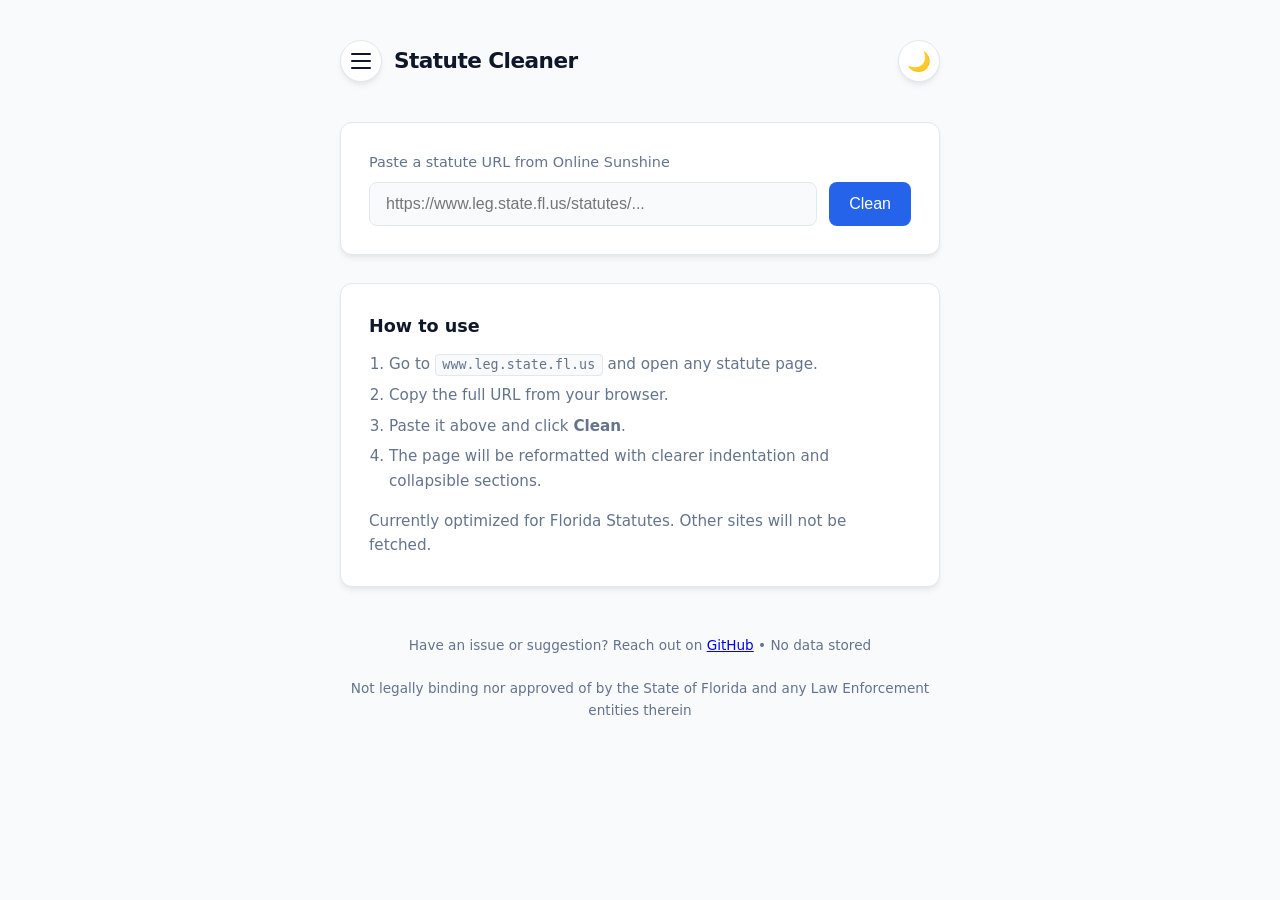
<file: public/index.html>
<!DOCTYPE html>
<html lang="en">
<head>
  <meta charset="UTF-8">
  <meta name="viewport" content="width=device-width, initial-scale=1.0">
  <title>F.S.S. Cleaner</title>
  <link rel="stylesheet" href="style.css">
  <link rel="icon" href="/icon.ico" type="image/x-icon">
</head>
<body>
  <div class="container">
    <header class="site-header">
      <div class="header-left">
        <button class="hamburger" id="hamburger" aria-label="Open menu" aria-expanded="false">
          <span></span>
          <span></span>
          <span></span>
        </button>
        <h1 class="site-title"><a href="index.html">Statute Cleaner</a></h1>
      </div>

      <nav class="nav-dropdown" id="navDropdown" hidden>
        <a href="index.html">Home</a>
        <a href="changelog.html">Changelog</a>
      </nav>

      <button class="theme-toggle" id="themeToggle" aria-label="Toggle dark mode">🌙</button>
    </header>

    <div class="card">
      <form id="urlForm">
        <label for="urlInput">Paste a statute URL from Online Sunshine</label>
        <div class="input-row">
          <input type="url" id="urlInput" placeholder="https://www.leg.state.fl.us/statutes/..." required
            autocomplete="off">
          <button type="submit">Clean</button>
        </div>
      </form>
    </div>

    <div class="card instructions">
      <h2>How to use</h2>
      <ol>
        <li>Go to <code>www.leg.state.fl.us</code> and open any statute page.</li>
        <li>Copy the full URL from your browser.</li>
        <li>Paste it above and click <strong>Clean</strong>.</li>
        <li>The page will be reformatted with clearer indentation and collapsible sections.</li>
      </ol>
      <p style="margin-top: 1rem;">
        Currently optimized for Florida Statutes. Other sites will not be fetched.
      </p>
    </div>

    <footer>
      Have an issue or suggestion? Reach out on
      <a href="https://github.com/prwilkin/online-sunshine-beautify/issues/new" target="_blank"
        rel="noopener noreferrer">GitHub</a>
      • No data stored
      <br><br>
      Not legally binding nor approved of by the State of Florida and any Law Enforcement entities therein
    </footer>
  </div>

  <script src="script.js"></script>
</body>
</html>
</file>
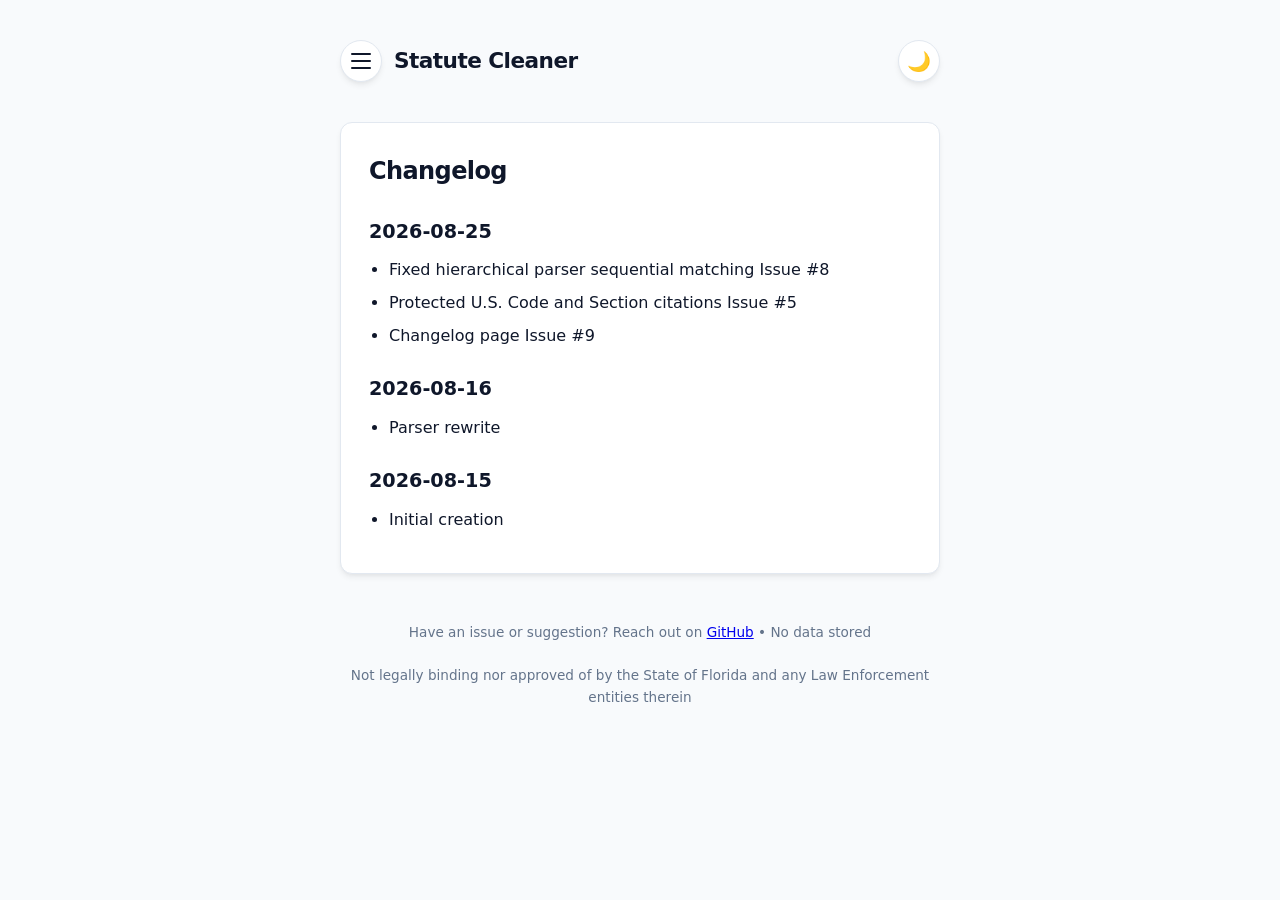
<file: public/changelog.html>
<!DOCTYPE html>
<html lang="en">
<head>
  <meta charset="UTF-8">
  <meta name="viewport" content="width=device-width, initial-scale=1.0">
  <title>F.S.S. Cleaner</title>
  <link rel="stylesheet" href="style.css">
  <link rel="icon" href="/icon.ico" type="image/x-icon">
  <style>
    .changelog-body {
      background: var(--surface);
      border: 1px solid var(--border);
      border-radius: var(--radius);
      padding: 1.75rem;
      box-shadow: var(--shadow);
      line-height: 1.7;
    }

    .changelog-body h1 {
      font-size: 1.5rem;
      margin-bottom: 1rem;
    }

    .changelog-body h2 {
      font-size: 1.2rem;
      margin: 1.5rem 0 0.5rem;
    }

    .changelog-body h3 {
      font-size: 1.05rem;
      margin: 1.25rem 0 0.4rem;
    }

    .changelog-body ul {
      padding-left: 1.25rem;
      margin-bottom: 0.75rem;
    }

    .changelog-body li {
      margin-bottom: 0.35rem;
    }

    .changelog-body code {
      background: var(--bg);
      padding: 0.15rem 0.4rem;
      border-radius: 4px;
      font-size: 0.88em;
      border: 1px solid var(--border);
    }

    .changelog-body pre {
      background: var(--bg);
      padding: 1rem;
      border-radius: 8px;
      overflow-x: auto;
      border: 1px solid var(--border);
      margin: 0.75rem 0;
    }

    .loading,
    .error {
      color: var(--text-muted);
    }
  </style>
</head>
<body>
  <div class="container">
    <header class="site-header">
      <div class="header-left">
        <button class="hamburger" id="hamburger" aria-label="Open menu" aria-expanded="false">
          <span></span>
          <span></span>
          <span></span>
        </button>
        <h1 class="site-title"><a href="index.html">Statute Cleaner</a></h1>
      </div>

      <nav class="nav-dropdown" id="navDropdown" hidden>
        <a href="index.html">Home</a>
        <a href="changelog.html">Changelog</a>
      </nav>

      <button class="theme-toggle" id="themeToggle" aria-label="Toggle dark mode">🌙</button>
    </header>

    <div class="changelog-body" id="changelog">
      <p class="loading">Loading changelog…</p>
    </div>

    <footer>
      Have an issue or suggestion? Reach out on
      <a href="https://github.com/prwilkin/online-sunshine-beautify/issues/new" target="_blank"
        rel="noopener noreferrer">GitHub</a>
      • No data stored
      <br><br>
      Not legally binding nor approved of by the State of Florida and any Law Enforcement entities therein
    </footer>
  </div>

  <script src="script.js"></script>
  <script>
    function mdToHtml(md) {
      return md
        .replace(/^### (.*)$/gm, '<h3>$1</h3>')
        .replace(/^## (.*)$/gm, '<h2>$1</h2>')
        .replace(/^# (.*)$/gm, '<h1>$1</h1>')
        .replace(/```[\s\S]*?```/g, (block) => {
          const code = block.replace(/^```\w*\n?/, '').replace(/```$/, '');
          return '<pre><code>' + code.replace(/</g, '&lt;') + '</code></pre>';
        })
        .replace(/`([^`]+)`/g, '<code>$1</code>')
        .replace(/^\s*[-*] (.*)$/gm, '<li>$1</li>')
        .replace(/(<li>.*<\/li>\n?)+/g, (m) => '<ul>' + m + '</ul>')
        .replace(/^(?!<[hul]|<li|<pre|<code)(.+)$/gm, '<p>$1</p>')
        .replace(/<\/p>\n<p>/g, '</p><p>');
    }

    fetch('changelog.md')
      .then((r) => {
        if (!r.ok) throw new Error('Could not load changelog.md');
        return r.text();
      })
      .then((md) => {
        document.getElementById('changelog').innerHTML = mdToHtml(md);
      })
      .catch((err) => {
        document.getElementById('changelog').innerHTML =
          '<p class="error">' + err.message + '</p>';
      });
  </script>
</body>
</html>
</file>
<file: public/style.css>
:root {
	/* Light mode */
	--bg: #f8fafc;
	--surface: #ffffff;
	--text: #0f172a;
	--text-muted: #64748b;
	--border: #e2e8f0;
	--primary: #2563eb;
	--primary-hover: #1d4ed8;
	--shadow: 0 4px 6px -1px rgb(0 0 0 / 0.07), 0 2px 4px -2px rgb(0 0 0 / 0.05);
	--radius: 12px;
}

[data-theme="dark"] {
	--bg: #0f172a;
	--surface: #1e293b;
	--text: #f1f5f9;
	--text-muted: #94a3b8;
	--border: #334155;
	--primary: #3b82f6;
	--primary-hover: #60a5fa;
	--shadow: 0 4px 6px -1px rgb(0 0 0 / 0.3), 0 2px 4px -2px rgb(0 0 0 / 0.2);
}

* {
	box-sizing: border-box;
	margin: 0;
	padding: 0;
}

body {
	font-family: system-ui, -apple-system, BlinkMacSystemFont, "Segoe UI", Roboto, sans-serif;
	background: var(--bg);
	color: var(--text);
	line-height: 1.6;
	min-height: 100vh;
	transition: background 0.2s, color 0.2s;
}

.container {
	max-width: 640px;
	margin: 0 auto;
	padding: 2.5rem 1.25rem;
}

header {
	display: flex;
	justify-content: space-between;
	align-items: center;
	margin-bottom: 2.5rem;
}

h1 {
	font-size: 1.75rem;
	font-weight: 700;
	letter-spacing: -0.025em;
}

.theme-toggle {
	background: var(--surface);
	border: 1px solid var(--border);
	color: var(--text);
	width: 42px;
	height: 42px;
	border-radius: 50%;
	cursor: pointer;
	display: flex;
	align-items: center;
	justify-content: center;
	font-size: 1.2rem;
	transition: background 0.15s, border-color 0.15s;
	box-shadow: var(--shadow);
}

.theme-toggle:hover {
	background: var(--border);
}

.card {
	background: var(--surface);
	border: 1px solid var(--border);
	border-radius: var(--radius);
	padding: 1.75rem;
	box-shadow: var(--shadow);
	margin-bottom: 1.75rem;
}

label {
	display: block;
	font-size: 0.9rem;
	font-weight: 500;
	margin-bottom: 0.5rem;
	color: var(--text-muted);
}

.input-row {
	display: flex;
	flex-wrap: wrap;
	justify-content: center;
	gap: 0.75rem;
}

input[type="url"] {
	flex: 1 1 220px;
	min-width: 0;
	padding: 0.75rem 1rem;
	font-size: 1rem;
	border: 1px solid var(--border);
	border-radius: 8px;
	background: var(--bg);
	color: var(--text);
	outline: none;
	transition: border-color 0.15s, box-shadow 0.15s;
}

input[type="url"]:focus {
	border-color: var(--primary);
	box-shadow: 0 0 0 3px color-mix(in srgb, var(--primary) 25%, transparent);
}

button[type="submit"] {
	flex: 0 0 auto;
	padding: 0.75rem 1.25rem;
	background: var(--primary);
	color: white;
	border: none;
	border-radius: 8px;
	font-size: 1rem;
	font-weight: 500;
	cursor: pointer;
	transition: background 0.15s;
	white-space: nowrap;
}

button[type="submit"]:hover {
	background: var(--primary-hover);
}

@media (max-width: 480px) {
	button[type="submit"] {
		flex: 1 1 100%;
	}
}

.instructions {
	color: var(--text-muted);
	font-size: 0.95rem;
}

.instructions h2 {
	font-size: 1.1rem;
	color: var(--text);
	margin-bottom: 0.75rem;
	font-weight: 600;
}

.instructions ol {
	padding-left: 1.25rem;
}

.instructions li {
	margin-bottom: 0.4rem;
}

.instructions code {
	background: var(--bg);
	padding: 0.15rem 0.4rem;
	border-radius: 4px;
	font-size: 0.88em;
	border: 1px solid var(--border);
}

footer {
	text-align: center;
	margin-top: 3rem;
	font-size: 0.85rem;
	color: var(--text-muted);
}

/* Results area */
.results {
  margin-top: 0;
  margin-bottom: 1.75rem;
}

/* Top-level section */
details.statute-section {
  border: 1px solid var(--border);
  border-radius: 10px;
  margin-bottom: 1rem;
  background: var(--surface);
  overflow: hidden;
}

details.statute-section > summary {
  padding: 1rem 1.15rem;
  cursor: pointer;
  list-style: none;
  display: flex;
  align-items: baseline;
  gap: 0.6rem;
  background: color-mix(in srgb, var(--primary) 7%, transparent);
  font-weight: 600;
}

details.statute-section > summary::-webkit-details-marker {
  display: none;
}

details.statute-section > summary::before {
  content: "▸";
  font-size: 0.9em;
  transition: transform 0.15s ease;
  flex-shrink: 0;
}

details.statute-section[open] > summary::before {
  transform: rotate(90deg);
}

.sec-num {
  color: var(--primary);
  font-weight: 700;
  white-space: nowrap;
}

.sec-catchline {
  font-weight: 600;
}

.section-content {
  padding: 0.9rem 1.25rem 1.4rem;
  border-top: 1px solid var(--border);
}

/* ===== Clean statute lines ===== */
.statute-line {
  display: flex;
  align-items: baseline;
  gap: 0.5rem;
  line-height: 1.55;
}

.statute-line .Number {
  flex-shrink: 0;
  font-weight: 700;
  color: var(--primary);
  min-width: 3.2em;
}

.statute-line .Text {
  flex: 1;
}

/* Indentation */
.level-0 { margin-left: 0; }
.level-1 { margin-left: 1.5rem; }
.level-2 { margin-left: 3rem; }
.level-3 { margin-left: 4.5rem; }

/* Utility */
.loading, .error {
  text-align: center;
  padding: 2rem 1rem;
  color: var(--text-muted);
}
.error {
  color: #dc2626;
}

/* ===== Header / Hamburger ===== */
.site-header {
  display: flex;
  align-items: center;
  justify-content: space-between;
  margin-bottom: 2.5rem;
  position: relative;
  gap: 1rem;
}

.header-left {
  display: flex;
  align-items: center;
  gap: 0.75rem;
}

.site-title {
  font-size: 1.35rem;
  font-weight: 700;
  letter-spacing: -0.025em;
}

.site-title a {
  color: inherit;
  text-decoration: none;
}

.site-title a:hover {
  color: var(--primary);
}

/* Hamburger button */
.hamburger {
  display: flex;
  flex-direction: column;
  justify-content: center;
  gap: 5px;
  width: 42px;
  height: 42px;
  padding: 10px;
  background: var(--surface);
  border: 1px solid var(--border);
  border-radius: 50%;
  cursor: pointer;
  box-shadow: var(--shadow);
  transition: background 0.15s;
}

.hamburger:hover {
  background: var(--border);
}

.hamburger span {
  display: block;
  height: 2px;
  width: 100%;
  background: var(--text);
  border-radius: 1px;
  transition: transform 0.2s, opacity 0.2s;
}

/* Animate to X when open */
.hamburger[aria-expanded="true"] span:nth-child(1) {
  transform: translateY(7px) rotate(45deg);
}
.hamburger[aria-expanded="true"] span:nth-child(2) {
  opacity: 0;
}
.hamburger[aria-expanded="true"] span:nth-child(3) {
  transform: translateY(-7px) rotate(-45deg);
}

/* Dropdown */
.nav-dropdown {
  position: absolute;
  top: calc(100% + 0.5rem);
  left: 0;
  min-width: 180px;
  background: var(--surface);
  border: 1px solid var(--border);
  border-radius: var(--radius);
  box-shadow: var(--shadow);
  padding: 0.5rem;
  z-index: 100;
  display: flex;
  flex-direction: column;
  gap: 0.25rem;
}

.nav-dropdown[hidden] {
  display: none;
}

.nav-dropdown a {
  display: block;
  padding: 0.65rem 1rem;
  color: var(--text);
  text-decoration: none;
  border-radius: 8px;
  font-size: 0.95rem;
  font-weight: 500;
  transition: background 0.15s;
}

.nav-dropdown a:hover {
  background: var(--bg);
  color: var(--primary);
}
</file>
